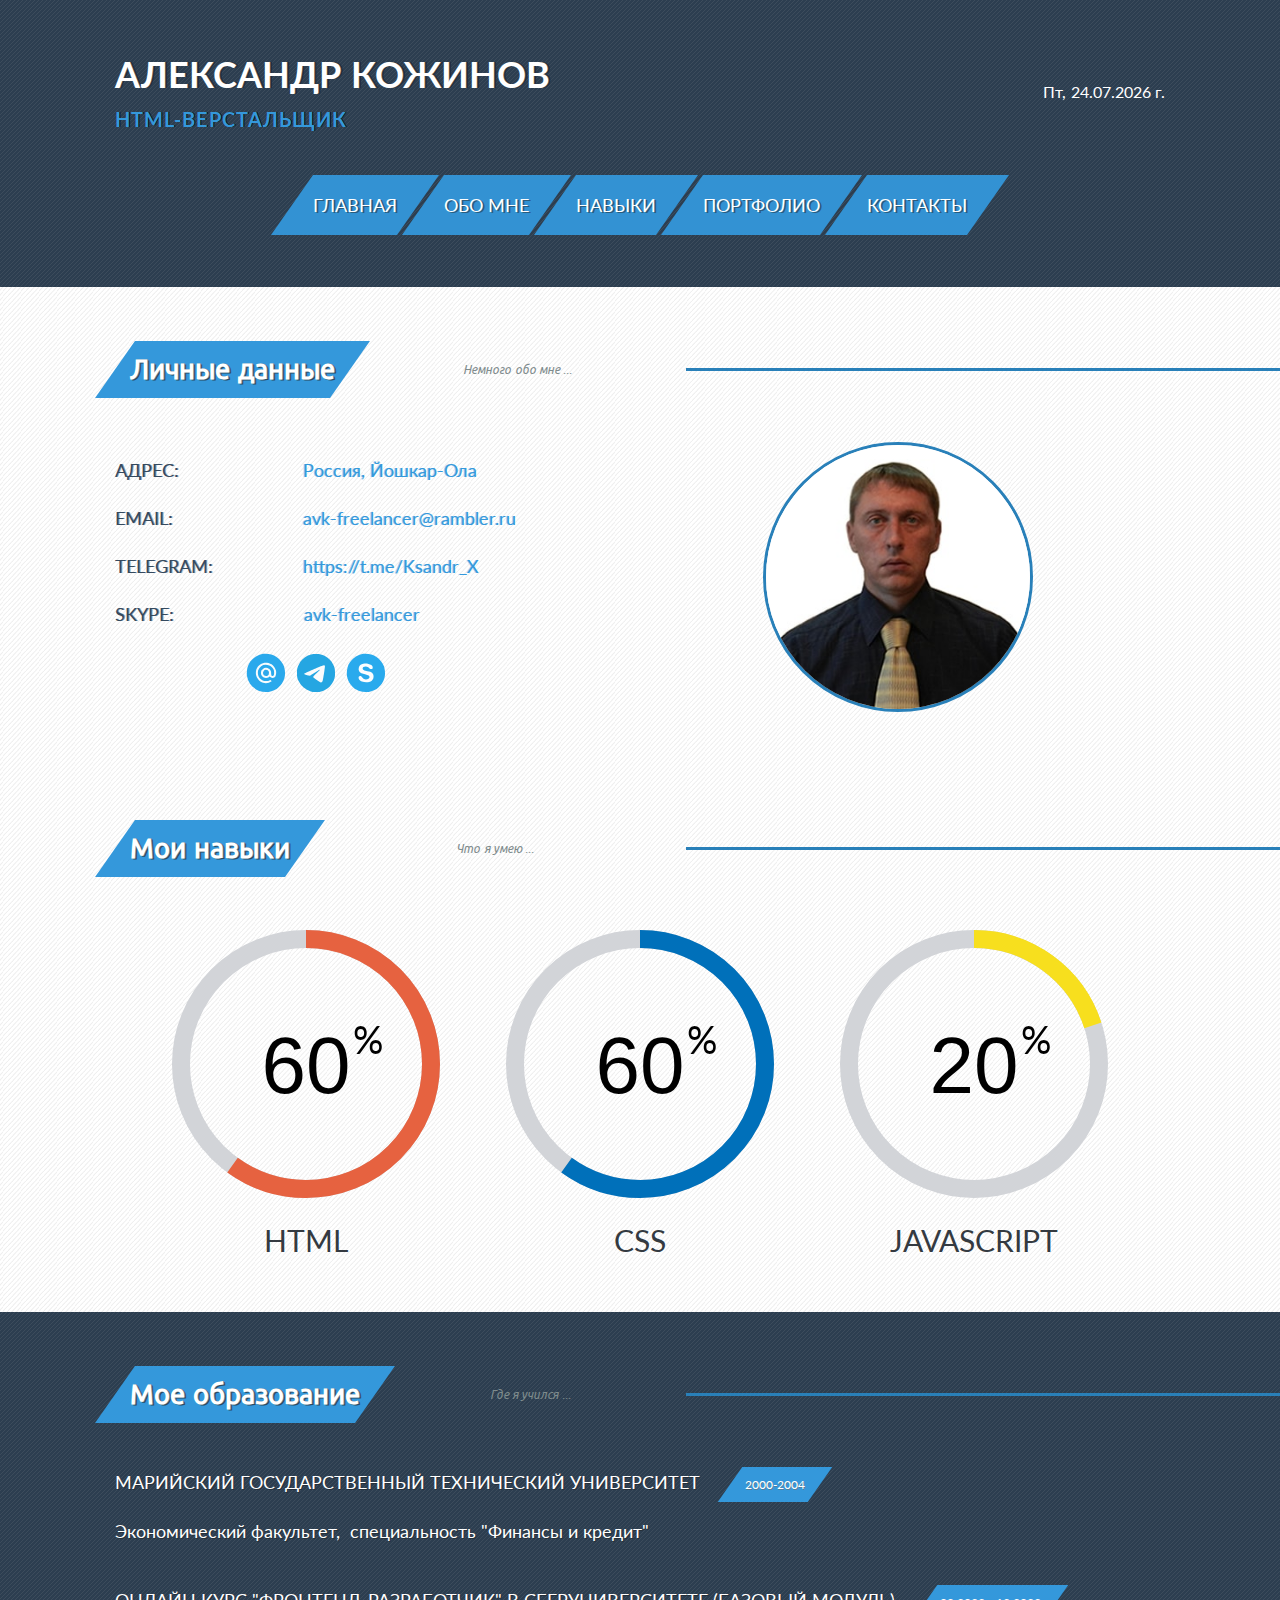
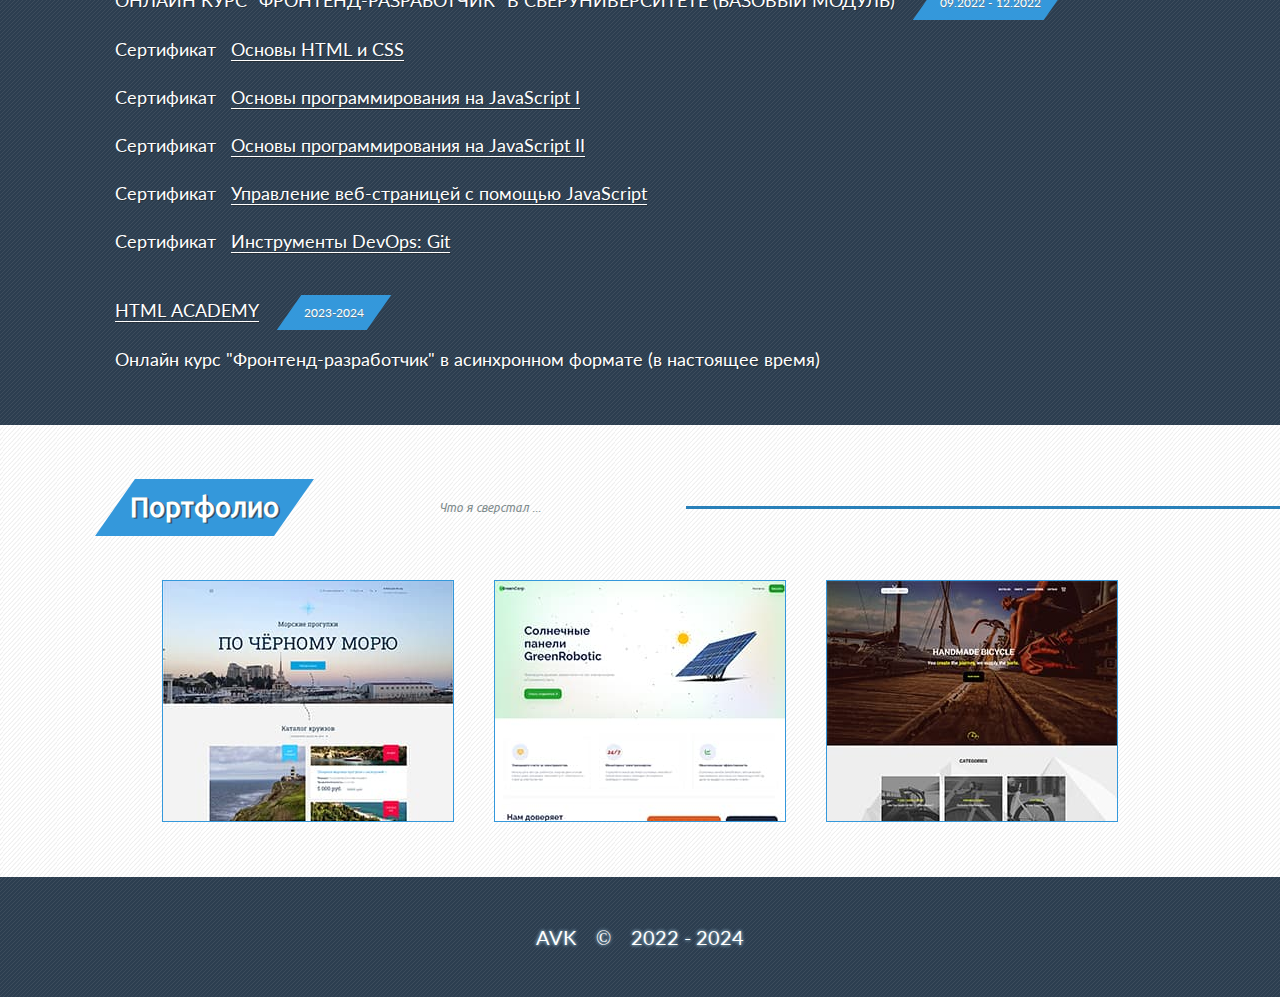
<file: index.html>
<!DOCTYPE html>
<html lang="ru">
  <head>
    <meta charset="UTF-8" />
    <meta name="viewport" content="width=device-width, initial-scale=1.0" />
    <title>Сайт-портфолио</title>
    <link rel="stylesheet" href="css/styles.css" />
  </head>
  <body>
    <div class="container">
      <header class="header">
        <div class="wrapper">
          <div class="wrapper-inner">
            <h1>Александр Кожинов</h1>
            <p>html-верстальщик</p>
          </div>
          <div class="date"></div>
        </div>
        <nav class="navigation">
          <ul>
            <li><a href="index.html">Главная</a></li>
            <li><a href="about.html">Обо мне</a></li>
            <li><a href="skills.html">Навыки</a></li>
            <li><a href="portfolio.html">Портфолио</a></li>
            <li><a href="contacts.html">Контакты</a></li>
          </ul>
        </nav>
      </header>
      <main>
        <section class="personal">
          <div class="wrapper">
            <h2><a href="about.html">Личные данные</a></h2>
            <span>Немного обо мне ...</span>
            <div class="line"></div>
          </div>
          <div class="personal-wrapper">
            <div class="details">
              <div class="details-item">
                <span>Адрес:</span>
                <span>Россия, Йошкар-Ола</span>
              </div>
              <div class="details-item">
                <span>Email:</span>
                <span>avk-freelancer@rambler.ru</span>
              </div>
              <div class="details-item">
                <span>Telegram:</span>
                <span>https://t.me/Ksandr_X</span>
              </div>
              <div class="details-item">
                <span>Skype:</span>
                <span>avk-freelancer</span>
              </div>
              <div class="details-item">
                <a class="email" href="mailto:avk-freelancer@rambler.ru"></a>
                <a
                  class="telegram"
                  href="https://t.me/Ksandr_X"
                  target="_blank"
                ></a>
                <a class="skype" href="skype:avk-freelancer?chat"></a>
              </div>
            </div>
            <img
              class="photo"
              src="img/i-in-tie.jpg"
              oncontextmenu="return false;"
              width="270"
              height="270"
              alt="Александр Кожинов"
            />
          </div>
        </section>
        <section class="skills">
          <div class="wrapper">
            <h2><a href="skills.html">Мои навыки</a></h2>
            <span>Что я умею ...</span>
            <div class="line"></div>
          </div>
          <div class="skills-container">
            <div class="skills-item">
              <div id="progress-html"></div>
              <p>HTML</p>
            </div>
            <div class="skills-item">
              <div id="progress-css"></div>
              <p>CSS</p>
            </div>
            <div class="skills-item">
              <div id="progress-js"></div>
              <p>JavaScript</p>
            </div>
          </div>
        </section>
        <section class="education">
          <div class="wrapper">
            <h2><span>Мое образование</span></h2>
            <span>Где я учился ...</span>
            <div class="line"></div>
          </div>
          <div class="education-item">
            <h3>
              Марийский государственный технический университет
              <span class="year"><span>2000-2004</span></span>
            </h3>
            <p>
              Экономический факультет, &nbsp;специальность "Финансы и кредит"
            </p>
          </div>
          <div class="education-item">
            <h3>
              Онлайн курс "Фронтенд-разработчик" в СберУниверситете (Базовый
              модуль)
              <span class="year"><span>09.2022 - 12.2022</span></span>
            </h3>
            <p class="cert">
              Сертификат
              <a
                href="https://avkru.github.io/certs/index.html#html-css"
                target="_blank"
                >Основы HTML и CSS</a
              >
            </p>
            <p class="cert">
              Сертификат
              <a
                href="https://avkru.github.io/certs/index.html#js-1"
                target="_blank"
                >Основы программирования на JavaScript I</a
              >
            </p>
            <p class="cert">
              Сертификат
              <a
                href="https://avkru.github.io/certs/index.html#js-2"
                target="_blank"
                >Основы программирования на JavaScript II</a
              >
            </p>
            <p class="cert">
              Сертификат
              <a
                href="https://avkru.github.io/certs/index.html#js-3"
                target="_blank"
                >Управление веб-страницей с помощью JavaScript</a
              >
            </p>
            <p class="cert">
              Сертификат
              <a
                href="https://avkru.github.io/certs/index.html#git"
                target="_blank"
                >Инструменты DevOps: Git</a
              >
            </p>
          </div>
          <div class="education-item">
            <h3>
              <a href="https://htmlacademy.ru/profile/avkru" target="_blank"
                >HTML Academy</a
              >
              <span class="year"><span>2023-2024</span></span>
            </h3>
            <p>
              Онлайн курс "Фронтенд-разработчик" в асинхронном формате (в
              настоящее время)
            </p>
          </div>
        </section>
        <section class="portfolio">
          <div class="wrapper">
            <h2><a href="portfolio.html">Портфолио</a></h2>
            <span>Что я сверстал ...</span>
            <div class="line"></div>
          </div>
          <div id="slider" class="scroll-img">
            <ul>
              <li>
                <a href="https://avkru.github.io/sea_cruises/" target="_blank">
                  <img src="./img/sea-cruises.jpg" alt="Морские круизы" />
                </a>
              </li>
              <li>
                <a
                  href="https://avkru.github.io/green-corp-landing"
                  target="_blank"
                >
                  <img src="./img/green-corp-landing.jpg" alt="Green Corp" />
                </a>
              </li>
              <li>
                <a href="https://avkru.github.io/bikeshop" target="_blank">
                  <img src="./img/bikeshop.jpg" alt="Bikeshop" />
                </a>
              </li>
              <li>
                <a href="https://avkru.github.io/veggie" target="_blank">
                  <img src="./img/veggie.jpg" alt="Veggie" />
                </a>
              </li>
            </ul>
          </div>
        </section>
      </main>
      <footer>
        <p>AVK &nbsp;&nbsp; © &nbsp;&nbsp; 2022 - 2024</p>
      </footer>
    </div>
    <script src="js/date.js"></script>
    <script src="js/jquery-3.7.1.min.js"></script>
    <script src="js/CircularLoader-v1.2.js"></script>
    <script src="js/progress-main.js"></script>
    <script src="js/jquery.scrollbox.js"></script>
    <script>
      $('#slider').scrollbox({
        direction: 'h',
        distance: 332,
      });
    </script>
  </body>
</html>
</file>
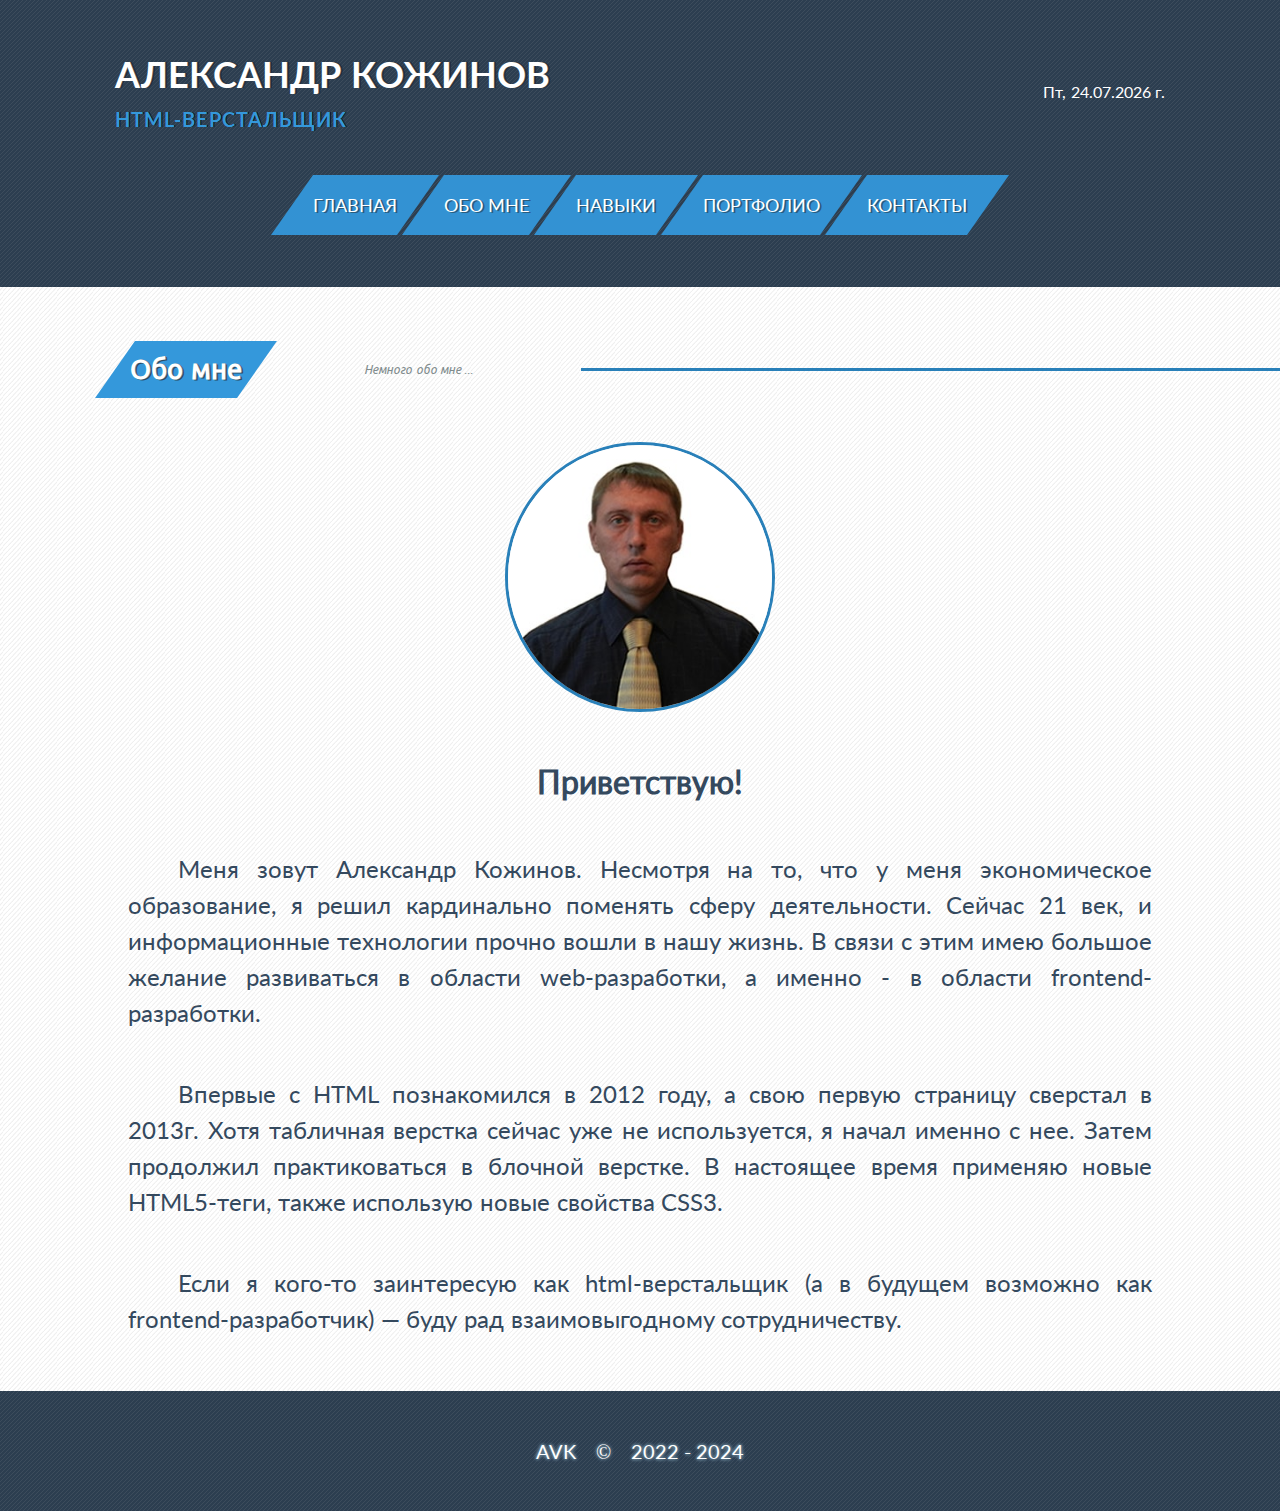
<file: about.html>
<!DOCTYPE html>
<html lang="ru">
  <head>
    <meta charset="UTF-8" />
    <meta name="viewport" content="width=device-width, initial-scale=1.0" />
    <title>Обо мне</title>
    <link rel="stylesheet" href="css/styles.css" />
  </head>
  <body>
    <div class="container">
      <header class="header">
        <div class="wrapper">
          <div class="wrapper-inner">
            <h1>Александр Кожинов</h1>
            <p>html-верстальщик</p>
          </div>
          <div class="date"></div>
        </div>
        <nav class="navigation">
          <ul>
            <li><a href="index.html">Главная</a></li>
            <li><a href="about.html">Обо мне</a></li>
            <li><a href="skills.html">Навыки</a></li>
            <li><a href="portfolio.html">Портфолио</a></li>
            <li><a href="contacts.html">Контакты</a></li>
          </ul>
        </nav>
      </header>
      <main>
        <section class="personal about">
          <div class="wrapper">
            <h2><a href="about.html">Обо мне</a></h2>
            <span>Немного обо мне ...</span>
            <div class="line"></div>
          </div>
          <img
            class="photo"
            src="img/i-in-tie.jpg"
            oncontextmenu="return false;"
            width="270"
            height="270"
            alt="Александр Кожинов"
          />
          <h3>Приветствую!</h3>
          <p>
            Меня зовут Александр Кожинов. Несмотря на то, что у меня
            экономическое образование, я решил кардинально поменять сферу
            деятельности. Сейчас 21 век, и информационные технологии прочно
            вошли в нашу жизнь. В связи с этим имею большое желание развиваться
            в области web-разработки, а именно - в области frontend-разработки.
          </p>
          <p>
            Впервые с HTML познакомился в 2012 году, a свою первую страницу
            сверстал в 2013г. Хотя табличная верстка сейчас уже не используется,
            я начал именно с нее. Затем продолжил практиковаться в блочной
            верстке. В настоящее время применяю новые HTML5-теги, также
            использую новые свойства CSS3.
          </p>
          <p>
            Если я кого-то заинтересую как html-верстальщик (a в будущем
            возможно как frontend-разработчик) — буду рад взаимовыгодному
            сотрудничеству.
          </p>
        </section>
      </main>
      <footer>
        <p>AVK &nbsp;&nbsp; © &nbsp;&nbsp; 2022 - 2024</p>
      </footer>
    </div>
    <script src="js/date.js"></script>
  </body>
</html>
</file>
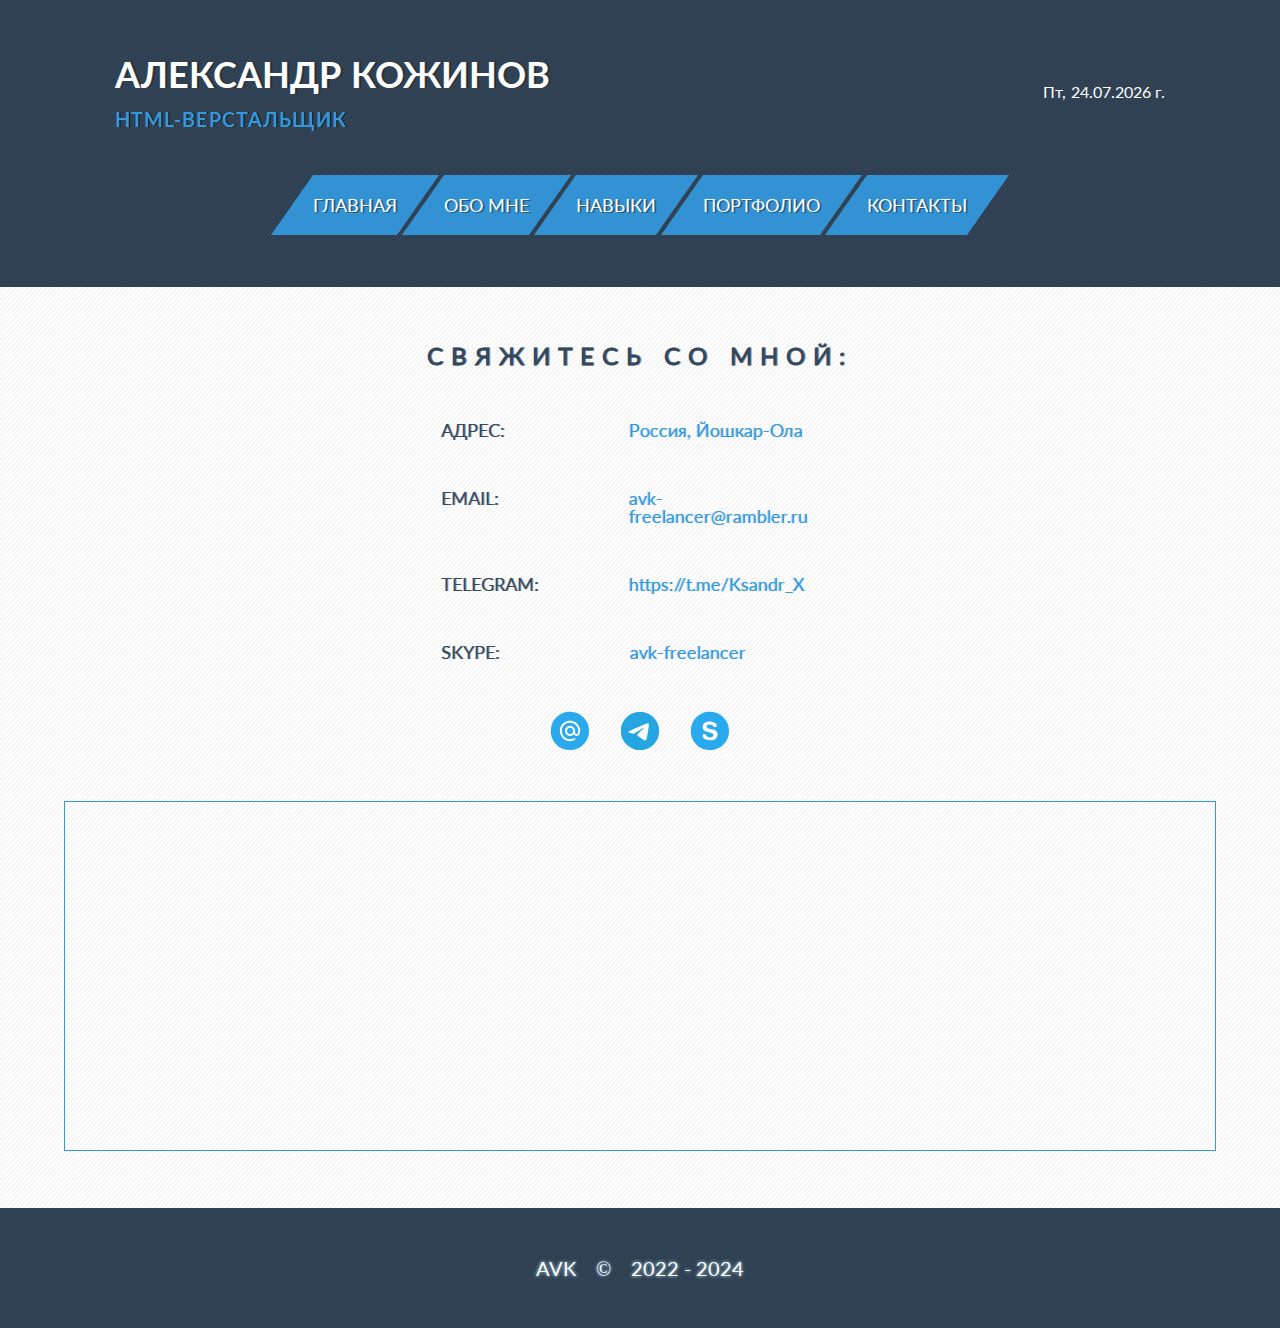
<file: contacts.html>
<!DOCTYPE html>
<html lang="ru">
  <head>
    <meta charset="UTF-8" />
    <meta name="viewport" content="width=device-width, initial-scale=1.0" />
    <title>Контакты</title>
    <link rel="stylesheet" href="css/styles.css" />
  </head>
  <body>
    <div class="container">
      <header class="header">
        <div class="wrapper">
          <div class="wrapper-inner">
            <h1>Александр Кожинов</h1>
            <p>html-верстальщик</p>
          </div>
          <div class="date"></div>
        </div>
        <nav class="navigation">
          <ul>
            <li><a href="index.html">Главная</a></li>
            <li><a href="about.html">Обо мне</a></li>
            <li><a href="skills.html">Навыки</a></li>
            <li><a href="portfolio.html">Портфолио</a></li>
            <li><a href="contacts.html">Контакты</a></li>
          </ul>
        </nav>
      </header>
      <main>
        <section class="contacts">
          <h2>Свяжитесь со мной:</h2>
          <div class="details">
            <div class="details-item">
              <span>Адрес:</span>
              <span>Россия, Йошкар-Ола</span>
            </div>
            <div class="details-item">
              <span>Email:</span>
              <span>avk-freelancer@rambler.ru</span>
            </div>
            <div class="details-item">
              <span>Telegram:</span>
              <span>https://t.me/Ksandr_X</span>
            </div>
            <div class="details-item">
              <span>Skype:</span>
              <span>avk-freelancer</span>
            </div>
            <div class="details-item">
              <a class="email" href="mailto:avk-freelancer@rambler.ru"></a>
              <a
                class="telegram"
                href="https://t.me/Ksandr_X"
                target="_blank"
              ></a>
              <a class="skype" href="skype:avk-freelancer?chat"></a>
            </div>
          </div>
          <iframe
            src="https://www.google.com/maps/embed?pb=!1m18!1m12!1m3!1d1123470.6596041662!2d46.77904835735854!3d56.63507521490263!2m3!1f0!2f0!3f0!3m2!1i1024!2i768!4f13.1!3m3!1m2!1s0x415994cee334e033%3A0xdaebce5764135883!2z0JnQvtGI0LrQsNGALdCe0LvQsCwg0KDQtdGB0L8uINCc0LDRgNC40Lkg0K3Quw!5e0!3m2!1sru!2sru!4v1472285640818"
            allowfullscreen
          ></iframe>
        </section>
      </main>
      <footer>
        <p>AVK &nbsp;&nbsp; © &nbsp;&nbsp; 2022 - 2024</p>
      </footer>
    </div>
    <script src="js/date.js"></script>
  </body>
</html>
</file>
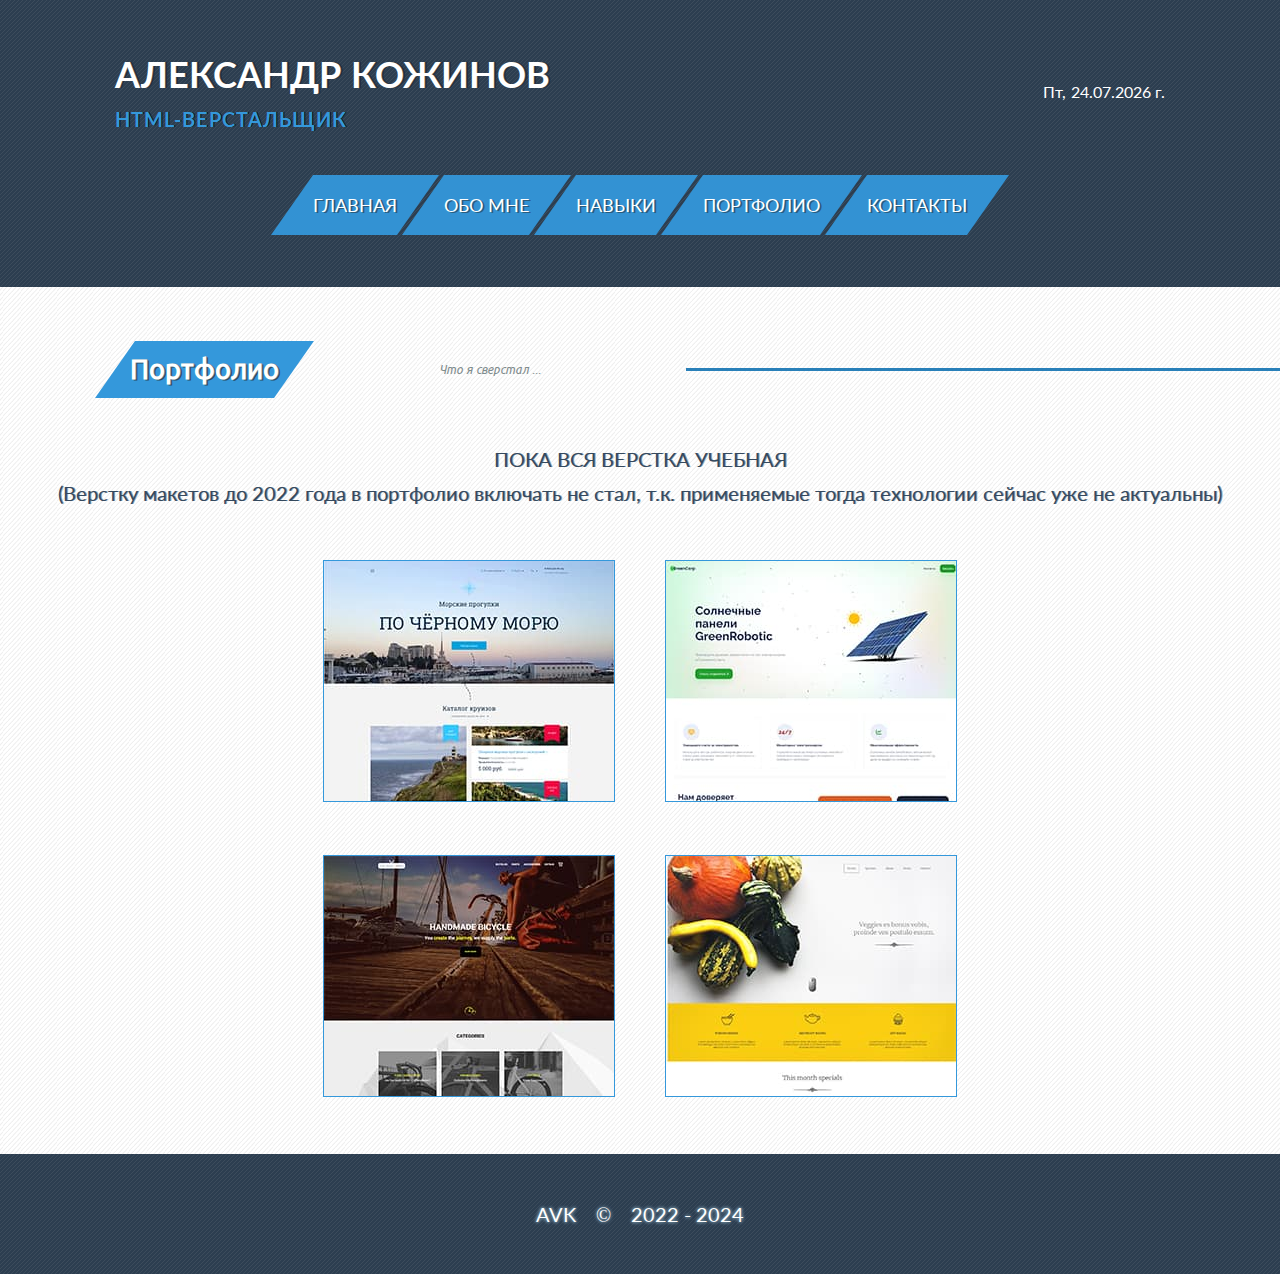
<file: portfolio.html>
<!DOCTYPE html>
<html lang="ru">
  <head>
    <meta charset="UTF-8" />
    <meta name="viewport" content="width=device-width, initial-scale=1.0" />
    <title>Портфолио</title>
    <link rel="stylesheet" href="css/styles.css" />
  </head>
  <body>
    <div class="container">
      <header class="header">
        <div class="wrapper">
          <div class="wrapper-inner">
            <h1>Александр Кожинов</h1>
            <p>html-верстальщик</p>
          </div>
          <div class="date"></div>
        </div>
        <nav class="navigation">
          <ul>
            <li><a href="index.html">Главная</a></li>
            <li><a href="about.html">Обо мне</a></li>
            <li><a href="skills.html">Навыки</a></li>
            <li><a href="portfolio.html">Портфолио</a></li>
            <li><a href="contacts.html">Контакты</a></li>
          </ul>
        </nav>
      </header>
      <main>
        <section class="portfolio">
          <div class="wrapper">
            <h2><a href="portfolio.html">Портфолио</a></h2>
            <span>Что я сверстал ...</span>
            <div class="line"></div>
          </div>
          <p>Пока вся верстка учебная</p>
          <p>
            (Верстку макетов до 2022 года в портфолио включать не стал, т.к.
            применяемые тогда технологии сейчас уже не актуальны)
          </p>
          <ul class="portfolio-list">
            <li>
              <a href="https://avkru.github.io/sea_cruises/" target="_blank">
                <img src="./img/sea-cruises.jpg" alt="Морские круизы" />
              </a>
            </li>
            <li>
              <a
                href="https://avkru.github.io/green-corp-landing"
                target="_blank"
              >
                <img src="./img/green-corp-landing.jpg" alt="Green Corp" />
              </a>
            </li>
            <li>
              <a href="https://avkru.github.io/bikeshop" target="_blank">
                <img src="./img/bikeshop.jpg" alt="Bikeshop" />
              </a>
            </li>
            <li>
              <a href="https://avkru.github.io/veggie" target="_blank">
                <img src="./img/veggie.jpg" alt="Veggie" />
              </a>
            </li>
          </ul>
        </section>
      </main>
      <footer>
        <p>AVK &nbsp;&nbsp; © &nbsp;&nbsp; 2022 - 2024</p>
      </footer>
      <script src="js/date.js"></script>
    </div>
  </body>
</html>
</file>
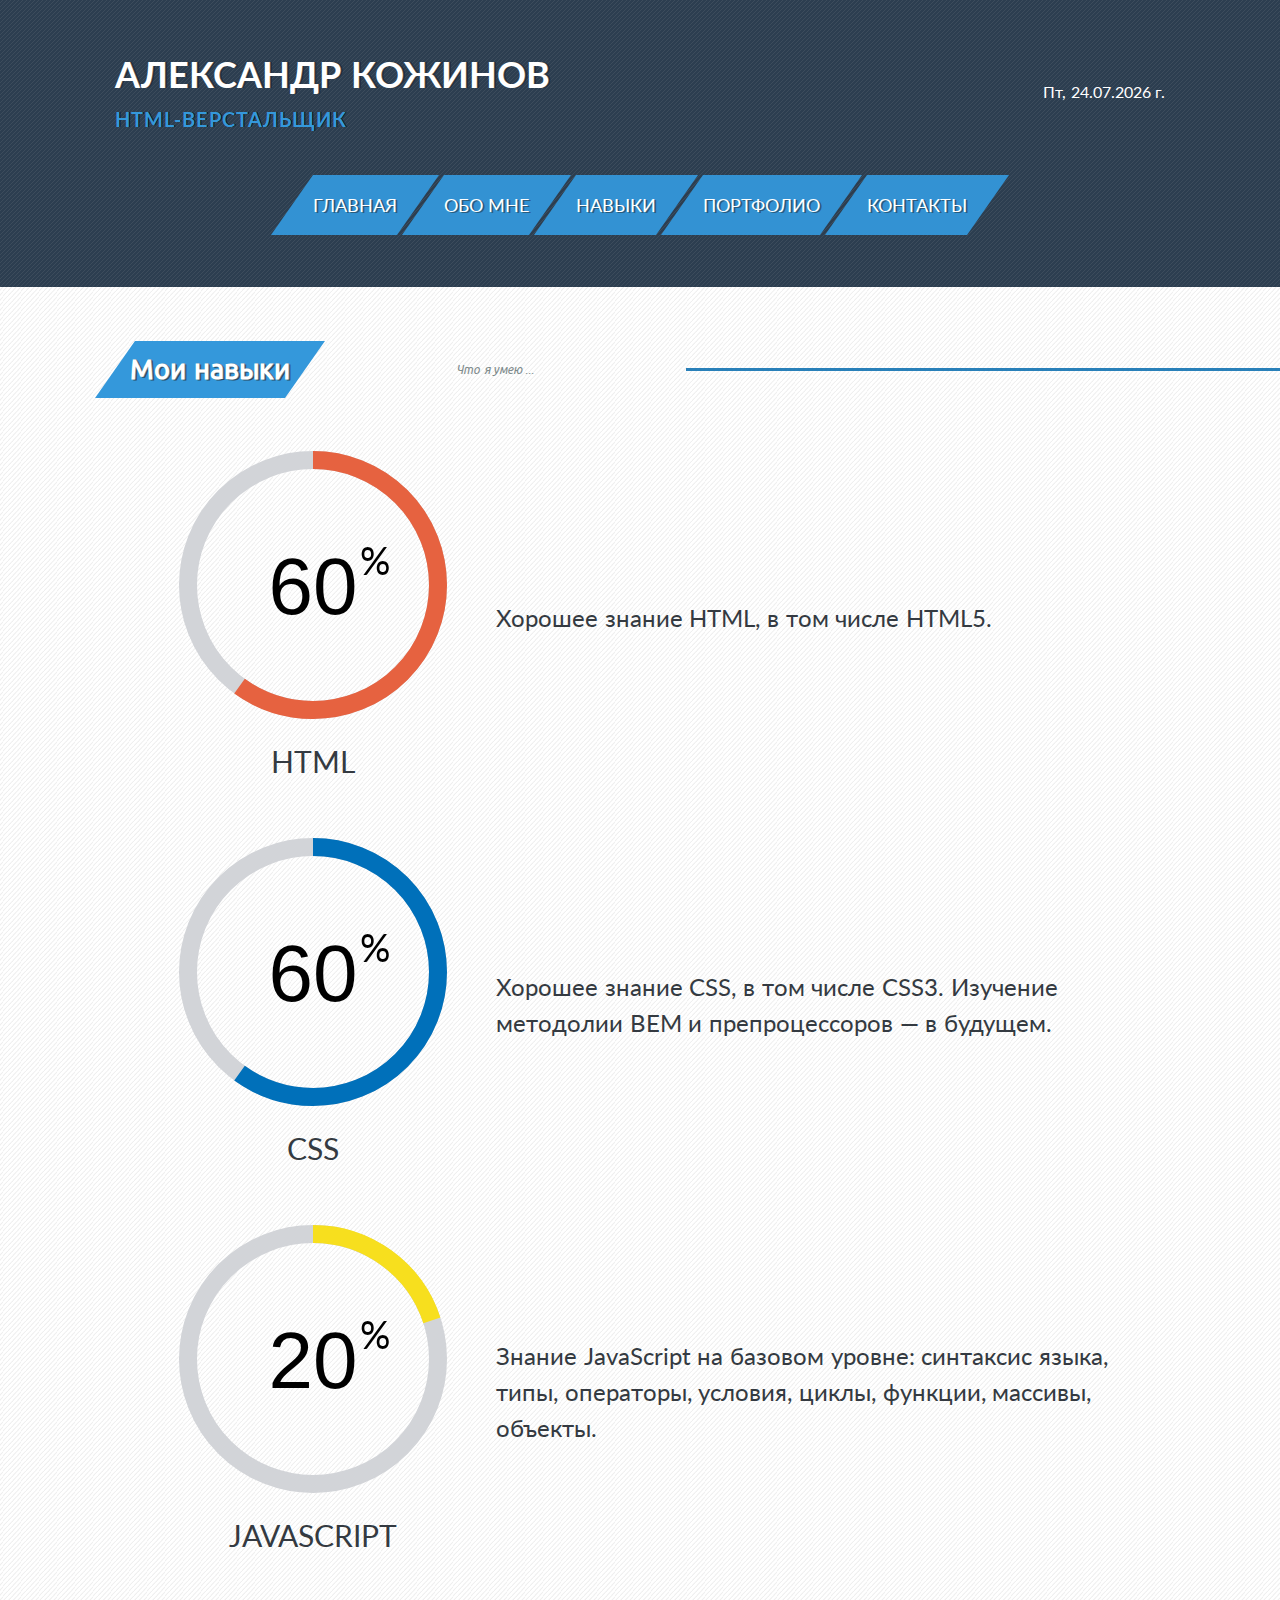
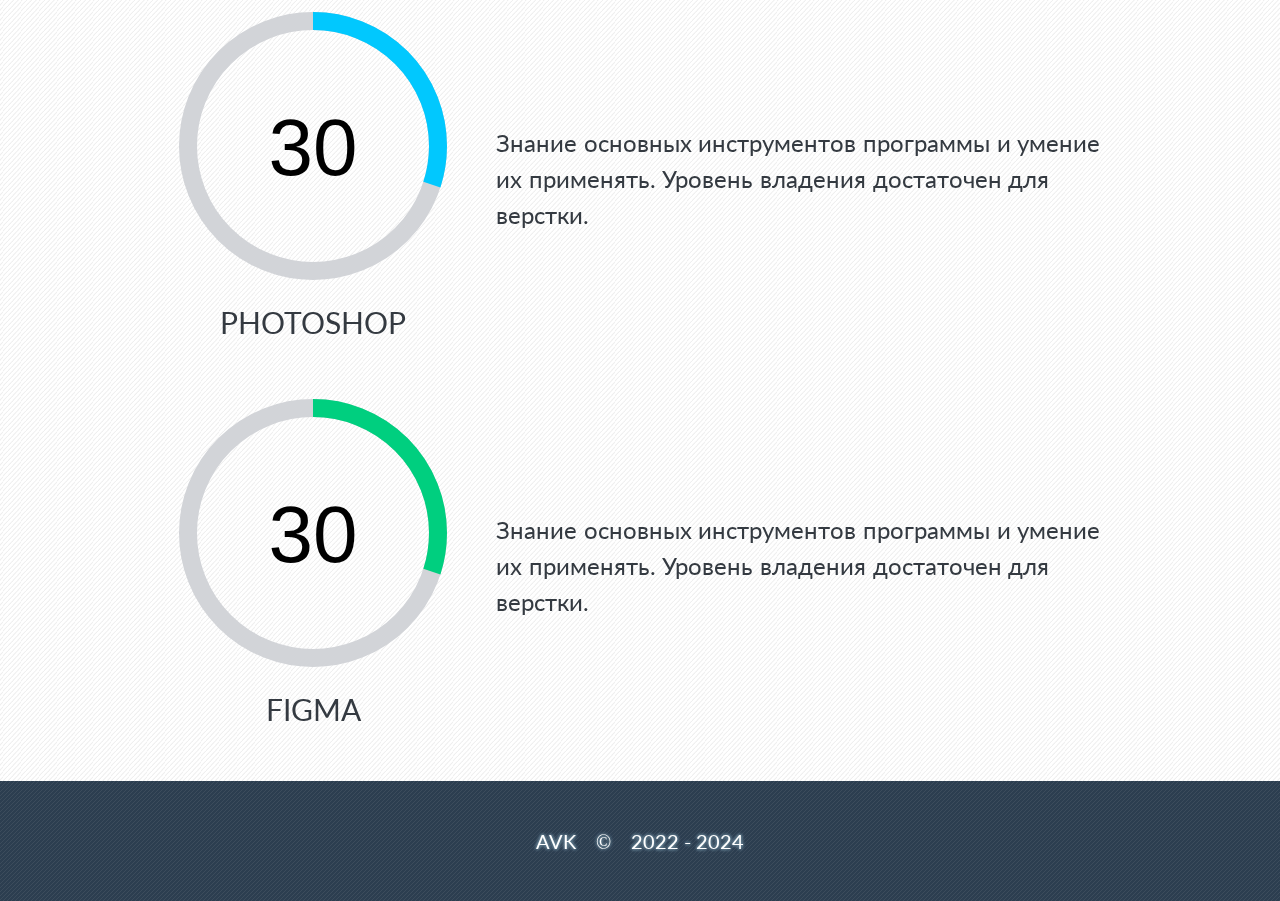
<file: skills.html>
<!DOCTYPE html>
<html lang="ru">
  <head>
    <meta charset="UTF-8" />
    <meta name="viewport" content="width=device-width, initial-scale=1.0" />
    <title>Навыки</title>
    <link rel="stylesheet" href="css/styles.css" />
  </head>
  <body>
    <div class="container">
      <header class="header">
        <div class="wrapper">
          <div class="wrapper-inner">
            <h1>Александр Кожинов</h1>
            <p>html-верстальщик</p>
          </div>
          <div class="date"></div>
        </div>
        <nav class="navigation">
          <ul>
            <li><a href="index.html">Главная</a></li>
            <li><a href="about.html">Обо мне</a></li>
            <li><a href="skills.html">Навыки</a></li>
            <li><a href="portfolio.html">Портфолио</a></li>
            <li><a href="contacts.html">Контакты</a></li>
          </ul>
        </nav>
      </header>
      <main>
        <section class="page-skills">
          <div class="wrapper">
            <h2><a href="skills.html">Мои навыки</a></h2>
            <span>Что я умею ...</span>
            <div class="line"></div>
          </div>
          <div class="skills-item">
            <div class="skills-box">
              <div id="progress-html"></div>
              <p>HTML</p>
            </div>
            <p>Хорошее знание HTML, в том числе HTML5.</p>
          </div>
          <div class="skills-item">
            <div class="skills-box">
              <div id="progress-css"></div>
              <p>CSS</p>
            </div>
            <p>
              Хорошее знание CSS, в том числе CSS3. Изучение методолии BEM и
              препроцессоров — в будущем.
            </p>
          </div>
          <div class="skills-item">
            <div class="skills-box">
              <div id="progress-js"></div>
              <p>JavaScript</p>
            </div>
            <p>
              Знание JavaScript на базовом уровне: синтаксис языка, типы,
              операторы, условия, циклы, функции, массивы, объекты.
            </p>
          </div>
          <div class="skills-item">
            <div class="skills-box">
              <div id="progress-ps"></div>
              <p>Photoshop</p>
            </div>
            <p>
              Знание основных инструментов программы и умение их применять.
              Уровень владения достаточен для верстки.
            </p>
          </div>
          <div class="skills-item">
            <div class="skills-box">
              <div id="progress-figma"></div>
              <p>Figma</p>
            </div>
            <p>
              Знание основных инструментов программы и умение их применять.
              Уровень владения достаточен для верстки.
            </p>
          </div>
        </section>
      </main>
      <footer>
        <p>AVK &nbsp;&nbsp; © &nbsp;&nbsp; 2022 - 2024</p>
      </footer>
    </div>
    <script src="js/date.js"></script>
    <script src="js/jquery-3.7.1.min.js"></script>
    <script src="js/CircularLoader-v1.2.js"></script>
    <script src="js/progress-skills.js"></script>
  </body>
</html>
</file>
<file: css/styles.css>
@charset "utf-8";

/* Fonts */

@font-face {
  font-family: 'Ubuntu Rus';
  font-style: normal;
  font-weight: 400;
  font-display: swap;
  src: url('../fonts/Ubuntu-Rus.woff2') format('woff2'), local('Arial');
}

@font-face {
  font-family: 'Ubuntu Italic Rus';
  font-style: italic;
  font-weight: 400;
  font-display: swap;
  src: url('../fonts/Ubuntu-Italic-Rus.woff2') format('woff2'),
    local('Arial Italic');
}

@font-face {
  font-family: 'Lato Regular Rus';
  font-style: normal;
  font-weight: 400;
  font-display: swap;
  src: url('../fonts/Lato-Regular-Rus.woff2') format('woff2'), local('Arial');
}

@font-face {
  font-family: 'Lato Regular Eng';
  font-style: normal;
  font-weight: 400;
  font-display: swap;
  src: url('../fonts/Lato-Regular-Eng.woff2') format('woff2'), local('Arial');
}

@font-face {
  font-family: 'Lato Bold Rus';
  font-style: normal;
  font-weight: 700;
  font-display: swap;
  src: url('../fonts/Lato-Bold-Rus.woff2') format('woff2'), local('Arial Bold');
}

/* Common styles */

* {
  margin: 0;
  padding: 0;
  box-sizing: border-box;
}

html {
  font-size: 16px;
}

body {
  position: relative;
  height: 100%;
  font-family: 'Lato Regular Rus', sans-serif;
}

body::before {
  content: '';

  position: fixed;
  top: 0;
  left: 0;
  z-index: -1;

  width: 100%;
  height: 100%;

  background: url(../img/matrix.avif) repeat;

  will-change: transform;
}

.container {
  min-width: 1070px;
  max-width: 1366px;
  min-height: 100%;
  margin: 50px auto;

  background: url(../img/bg-light.png) repeat;
}

.line {
  width: 51%;
  height: 3px;
  background-color: #2980b9;
}

section {
  padding: 54px 0 54px 115px;
}

.wrapper {
  display: flex;
  align-items: center;
  justify-content: space-between;
  gap: 24px;
  margin-bottom: 44px;
}

.wrapper h2 {
  background-color: #3498db;
  transform: skewX(-35deg);
}

.wrapper span {
  justify-self: start;
  font-family: 'Ubuntu Italic Rus', sans-serif;
  font-size: 0.75rem;
  line-height: 1;
  color: #7f8c8d;
}

.wrapper h2 span,
.wrapper h2 a {
  display: block;
  padding: 15px;
  font-family: 'Ubuntu Rus', sans-serif;
  font-size: 1.6875rem;
  line-height: 1;
  color: #fff;
  text-decoration: none;
  text-shadow: 1px 0 0 #637e90, 2px 1px 0 #2a4c62;
  transform: skewX(35deg);
}

/* Header */

.header {
  display: flex;
  flex-direction: column;
  padding: 52px 115px;
  color: #fff;
  background: url(../img/bg-dark.png) repeat;
}

.wrapper-inner h1 {
  margin-bottom: 10px;
  font-family: 'Lato Bold Rus', sans-serif;
  font-size: 2.25rem;
  text-shadow: 1px 0 0 #484c4f, 2px 0 0 #1b2732;
  text-transform: uppercase;
}

.wrapper-inner p {
  font-family: 'Lato Bold Rus', sans-serif;
  font-size: 1.25em;
  letter-spacing: 1px;
  color: #3498db;
  text-shadow: 1px 0 0 #0b1014;
  text-transform: uppercase;
}

.navigation ul {
  display: flex;
  justify-content: center;
  gap: 5px;
  list-style: none;
}

.navigation ul li {
  background: #3392d3;
  transform: skewX(-35deg);
}

.navigation ul li:hover {
  background-color: #2a7db4;
}

.navigation ul li a {
  display: block;
  padding: 21px;
  font-size: 1.125rem;
  line-height: 1;
  color: #fff;
  text-decoration: none;
  text-transform: uppercase;
  text-shadow: 2px 1px 0 #2b5c7d;
  transform: skewX(35deg);
}

/* Personal */

.personal-wrapper {
  display: flex;
  align-items: center;
}

.photo {
  margin: auto;
  border: 3px solid #2980b9;
  border-radius: 50%;
}

.details {
  display: flex;
  flex-direction: column;
  justify-content: center;
}

.details-item {
  display: flex;
  margin-bottom: 30px;
}

.details-item span {
  font-size: 1.125rem;
  line-height: 1;
  color: #34495e;
  text-shadow: 1px 0 0 #939ea9;
  text-transform: uppercase;
}

.details-item span:last-child {
  margin-left: 130px;
  text-transform: none;
  text-shadow: -1px 0 0 #a0cfee;
  color: #3498db;
}

.details-item:first-child span:last-child {
  margin-left: 124px;
}

.details-item:nth-child(3) span:last-child {
  margin-left: 90px;
}

.details-item:last-child {
  gap: 10px;
  margin: auto;
}

.email,
.telegram,
.skype {
  width: 40px;
  height: 40px;
}

.email {
  background: url(../img/email.svg) no-repeat;
  background-size: contain;
}

.telegram {
  background: url(../img/tg.svg) no-repeat;
  background-size: contain;
}

.skype {
  background: url(../img/skype.svg) no-repeat;
  background-size: contain;
}

/* Skills */

.skills-container {
  display: flex;
  justify-content: space-evenly;
  margin-right: 115px;
}

/* Input border at focus */
.clProg:focus {
  border: 0;
  outline: 0;
}

.skills-item p {
  margin-top: 15px;
  font-family: 'Lato Regular Eng', sans-serif;
  font-size: 1.875rem;
  text-align: center;
  text-transform: uppercase;
  color: #343a41;
}

#progress-html,
#progress-css,
#progress-js {
  position: relative;
}

#progress-html::after,
#progress-css::after,
#progress-js::after {
  content: '%';
  position: absolute;
  top: 95px;
  left: 190px;
  font-size: 2.375rem;
}

/* Education */

.education {
  background: url(../img/bg-dark.png) repeat;
}

.education-item {
  margin-bottom: 42px;
  color: #fff;
}

.education-item h3 {
  margin-bottom: 18px;
  font-size: 1.125rem;
  font-weight: 400;
  text-transform: uppercase;
  text-shadow: 1px 1px 0 #26303a;
}

.education-item h3 .year {
  display: inline-block;
  padding: 10px 15px;
  margin-left: 25px;
  font-size: 0.75rem;
  font-weight: 400;
  text-shadow: 1px 1px 0 #57819c;
  text-transform: none;
  background: #3498db;
  transform: skewX(-35deg);
}

.education-item p {
  font-size: 1.125rem;
  line-height: 1.4375rem;
  text-shadow: 1px 1px 0 #273139;
}

.education-item p a,
.education-item h3 a {
  display: inline-block;
  margin-left: 10px;
  color: #fff;
  text-decoration: underline;
  text-underline-offset: 4px;
}

.education-item p a:hover,
.education-item h3 a:hover {
  color: #3498db;
}

.year span {
  display: inline-block;
  transform: skewX(35deg);
}

.cert:not(:last-child) {
  margin-bottom: 25px;
}

.education-item:last-child h3 a {
  margin-left: 0;
}

.education-item:last-child {
  margin-bottom: 0;
}

/* Portfolio */

.portfolio {
  padding-left: 0;
}

.portfolio .wrapper {
  margin-left: 115px;
}

#slider {
  width: 956px;
  height: 243px;
  margin: auto;
  overflow: hidden;
}

#slider.scroll-img ul {
  width: 1700px;
  list-style: none;
}

#slider a {
  float: left;
  height: 100%;
  margin-right: 40px;
}

#slider img {
  border: 1px solid #3498db;
}

/* Footer */

footer {
  background: url(../img/bg-dark.png) repeat;
}

footer p {
  padding: 50px 0 50px;
  font: normal 1.25rem / 1 'Lato Regular Rus';
  text-shadow: 1px 1px 3px #637e90, -1px 1px 3px #637e90, 1px -1px 3px #637e90,
    -1px -1px 3px #637e90;
  text-align: center;
  color: #fff;
}

/* Media Queries */

@media screen and (max-width: 1370px) {
  body::before {
    display: none;
  }

  .container {
    margin: 0 auto;
  }
}

@media screen and (max-width: 1170px) {
  .personal .line,
  .education .line {
    width: 45%;
  }
}

/* Page About */

.about {
  padding-left: 0;
}

.about .wrapper {
  margin-left: 115px;
}

.about .line {
  width: 60%;
}

.about .photo {
  display: block;
  margin-bottom: 50px;
  text-align: center;
}

.about h3 {
  margin-bottom: 50px;
  font-family: 'Lato Regular Rus', sans-serif;
  font-size: 2rem;
  color: #34495e;
  text-align: center;
}

.about p {
  margin: 0 10% 45px;
  font-family: 'Lato Regular Rus', sans-serif;
  font-size: 1.5rem;
  line-height: 1.5;
  text-align: justify;
  text-indent: 50px;
  color: #34495e;
}

.about p:last-child {
  margin-bottom: 0;
}

/* Page Skills */

.page-skills {
  padding-left: 0;
}

.page-skills .wrapper {
  margin-left: 115px;
}

.page-skills .skills-item {
  display: flex;
  align-items: center;
  margin: 0 auto 50px;
  width: 940px;
}

.page-skills .skills-item:last-child {
  margin-bottom: 0;
}

.skills-box + p {
  margin-left: 40px;
  font-family: 'Lato Regular Rus', sans-serif;
  font-size: 1.5rem;
  line-height: 1.5;
  text-align: left;
  text-transform: none;
  color: #343a41;
}

/* Page Portfolio */

.portfolio p {
  font: normal 1.25rem / 1.7 'Lato Regular Rus';
  text-align: center;
  text-transform: uppercase;
  text-shadow: 1px 0 0 #939ea9;
  color: #34495e;
}

.portfolio p + p {
  margin-bottom: 50px;
  text-transform: none;
}

.portfolio-list {
  display: flex;
  flex-wrap: wrap;
  width: 634px;
  margin: auto;
  gap: 50px;
  list-style: none;
}

.portfolio-list img {
  border: 1px solid #3498db;
}

.portfolio-list a:hover img {
  transform: scale(1.2);
  transition: all 0.4s linear 0.4s;
}

/* Page Contacts */

.contacts {
  padding-left: 0;
}

.contacts h2 {
  margin-bottom: 50px;
  letter-spacing: 8px;
  text-align: center;
  text-transform: uppercase;
  text-shadow: 1px 0 0 #939ea9;
  color: #34495e;
}

.contacts .details {
  width: 398px;
  margin: auto;
}

.contacts .details-item {
  margin-bottom: 50px;
}

.contacts .details-item:last-child {
  gap: 30px;
}

iframe {
  width: 90%;
  height: 350px;
  margin: 0 5% 0;

  border: 1px solid #3498db;
}
</file>
